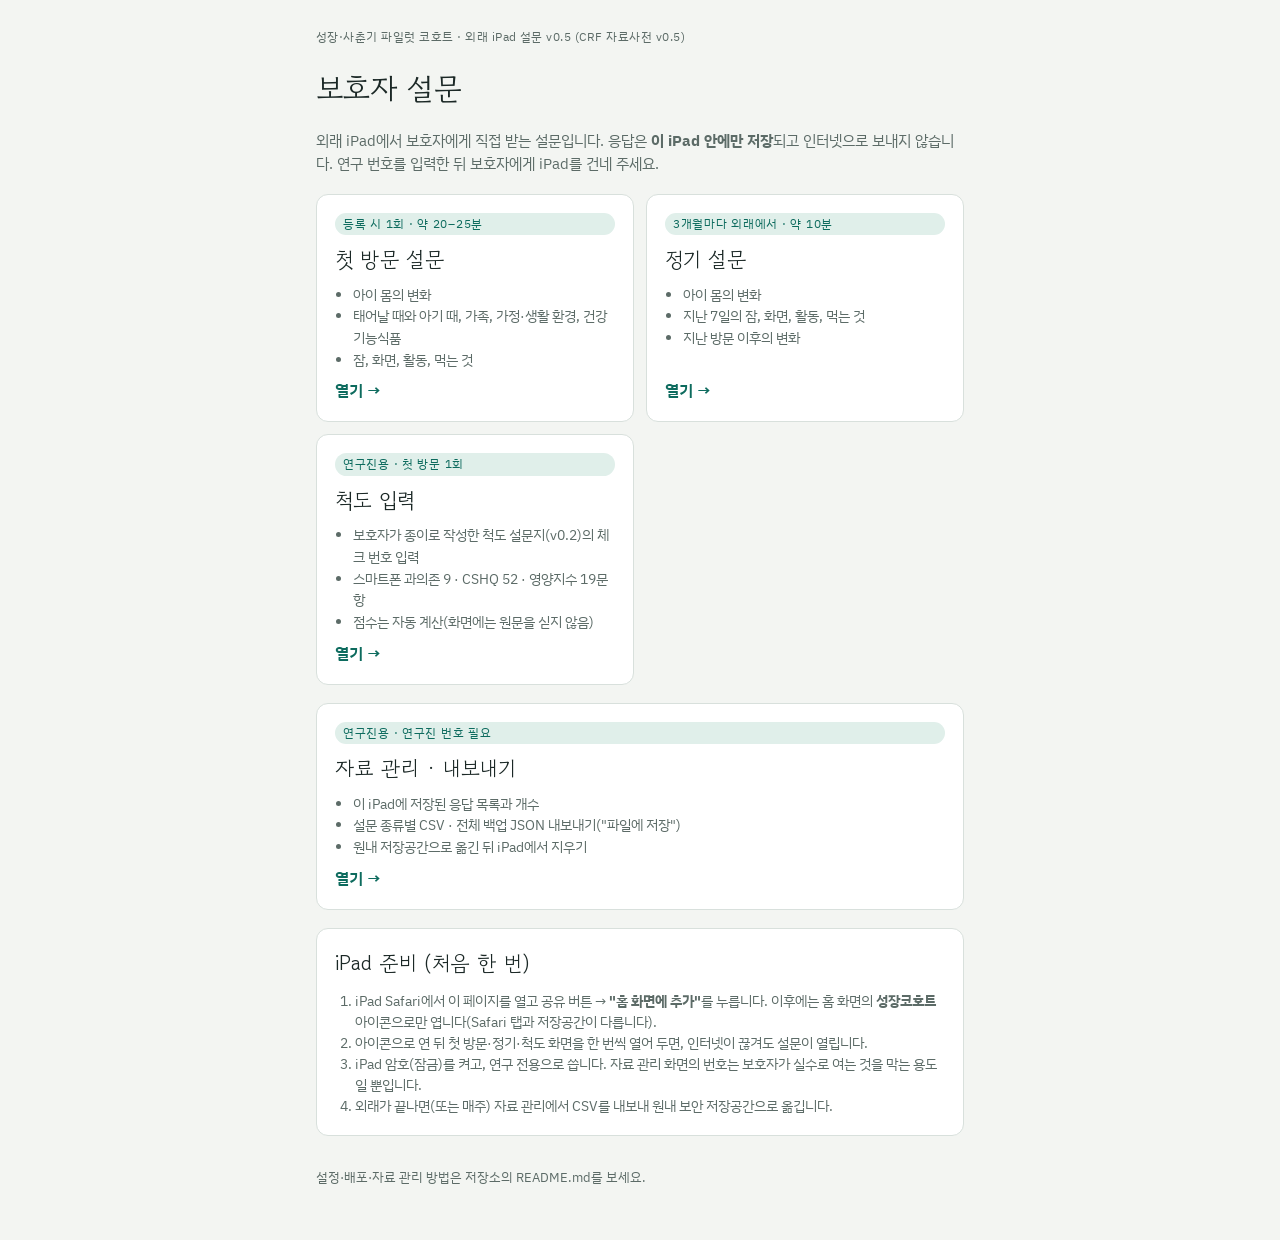
<file: index.html>
<!doctype html>
<html lang="ko">
<head>
<meta charset="utf-8">
<meta name="viewport" content="width=device-width, initial-scale=1, viewport-fit=cover">
<meta name="robots" content="noindex, nofollow">
<title>성장 코호트 보호자 설문</title>
<link rel="stylesheet" href="https://fonts.googleapis.com/css2?family=Gowun+Dodum&family=IBM+Plex+Mono&family=IBM+Plex+Sans+KR:wght@400;600&display=swap">
<link rel="manifest" href="manifest.webmanifest">
<meta name="apple-mobile-web-app-capable" content="yes">
<meta name="apple-mobile-web-app-title" content="성장코호트">
<link rel="apple-touch-icon" href="assets/icon-180.png">
<link rel="stylesheet" href="assets/css/style.css">
<style>
.wrap { max-width: 680px; margin: 0 auto; padding-block: 28px 40px; padding-left: max(16px, env(safe-area-inset-left, 0px)); padding-right: max(16px, env(safe-area-inset-right, 0px)); display: flex; flex-direction: column; gap: 18px; }
.wrap h1 { font-family: var(--f-display); font-weight: 400; font-size: 30px; margin: 0; text-wrap: balance; }
.wrap h2 { font-family: var(--f-display); font-weight: 400; font-size: 21px; margin: 0; }
.cards { display: grid; grid-template-columns: repeat(auto-fit, minmax(240px, 1fr)); gap: 12px; }
.card { display: flex; flex-direction: column; gap: 8px; text-decoration: none; color: var(--ink); background: var(--surface); border: 1px solid var(--line); border-radius: var(--r); padding: 18px; }
.card:hover { border-color: var(--accent); }
.card ul { margin: 0; padding-left: 18px; color: var(--muted); font-size: 14px; }
.card .go { margin-top: auto; color: var(--accent); font-weight: 600; }
.tool { background: var(--surface); border: 1px solid var(--line); border-radius: var(--r); padding: 18px; display: flex; flex-direction: column; gap: 12px; }
.grid2 { display: grid; grid-template-columns: repeat(auto-fit, minmax(140px, 1fr)); gap: 10px; }
.grid2 label { display: flex; flex-direction: column; gap: 4px; font-size: 13.5px; color: var(--muted); }
.out { font-family: var(--f-mono); font-size: 12.5px; word-break: break-all; background: var(--bg); border: 1px solid var(--line); border-radius: 10px; padding: 10px 12px; min-height: 2.6em; }
</style>
</head>
<body>
<div class="wrap">
  <p class="brand">성장·사춘기 파일럿 코호트 · 외래 iPad 설문 v0.5 (CRF 자료사전 v0.5)</p>
  <h1>보호자 설문</h1>
  <p class="lead">외래 iPad에서 보호자에게 직접 받는 설문입니다. 응답은 <b>이 iPad 안에만 저장</b>되고 인터넷으로 보내지 않습니다. 연구 번호를 입력한 뒤 보호자에게 iPad를 건네 주세요.</p>
  <div class="cards">
    <a class="card" href="baseline.html">
      <span class="eyebrow">등록 시 1회 · 약 20–25분</span>
      <h2>첫 방문 설문</h2>
      <ul><li>아이 몸의 변화</li><li>태어날 때와 아기 때, 가족, 가정·생활 환경, 건강기능식품</li><li>잠, 화면, 활동, 먹는 것</li></ul>
      <span class="go">열기 →</span>
    </a>
    <a class="card" href="followup.html">
      <span class="eyebrow">3개월마다 외래에서 · 약 10분</span>
      <h2>정기 설문</h2>
      <ul><li>아이 몸의 변화</li><li>지난 7일의 잠, 화면, 활동, 먹는 것</li><li>지난 방문 이후의 변화</li></ul>
      <span class="go">열기 →</span>
    </a>
    <a class="card" href="scales.html">
      <span class="eyebrow">연구진용 · 첫 방문 1회</span>
      <h2>척도 입력</h2>
      <ul><li>보호자가 종이로 작성한 척도 설문지(v0.2)의 체크 번호 입력</li><li>스마트폰 과의존 9 · CSHQ 52 · 영양지수 19문항</li><li>점수는 자동 계산(화면에는 원문을 싣지 않음)</li></ul>
      <span class="go">열기 →</span>
    </a>
  </div>

  <a class="card" href="data.html" style="max-width:none">
    <span class="eyebrow">연구진용 · 연구진 번호 필요</span>
    <h2>자료 관리 · 내보내기</h2>
    <ul><li>이 iPad에 저장된 응답 목록과 개수</li><li>설문 종류별 CSV · 전체 백업 JSON 내보내기("파일에 저장")</li><li>원내 저장공간으로 옮긴 뒤 iPad에서 지우기</li></ul>
    <span class="go">열기 →</span>
  </a>

  <section class="tool" aria-labelledby="lt">
    <h2 id="lt">iPad 준비 (처음 한 번)</h2>
    <ol class="help" style="margin:0;padding-left:20px">
      <li>iPad Safari에서 이 페이지를 열고 공유 버튼 → <b>"홈 화면에 추가"</b>를 누릅니다. 이후에는 홈 화면의 <b>성장코호트</b> 아이콘으로만 엽니다(Safari 탭과 저장공간이 다릅니다).</li>
      <li>아이콘으로 연 뒤 첫 방문·정기·척도 화면을 한 번씩 열어 두면, 인터넷이 끊겨도 설문이 열립니다.</li>
      <li>iPad 암호(잠금)를 켜고, 연구 전용으로 씁니다. 자료 관리 화면의 번호는 보호자가 실수로 여는 것을 막는 용도일 뿐입니다.</li>
      <li>외래가 끝나면(또는 매주) 자료 관리에서 CSV를 내보내 원내 보안 저장공간으로 옮깁니다.</li>
    </ol>
  </section>
  <p class="muted">설정·배포·자료 관리 방법은 저장소의 README.md를 보세요.</p>
</div>
<script>if ('serviceWorker' in navigator) navigator.serviceWorker.register('sw.js').catch(() => {});</script>
</body>
</html>
</file>
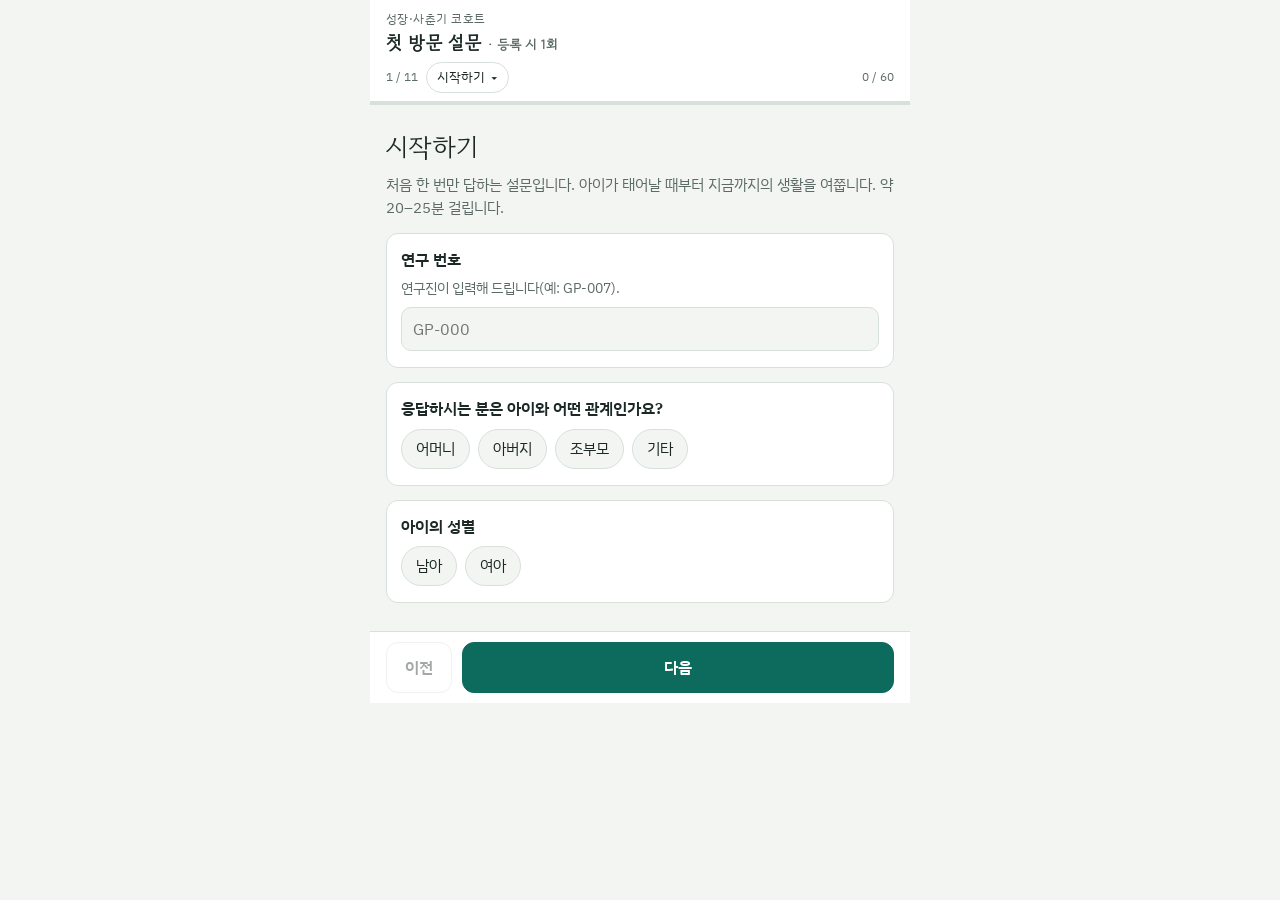
<file: baseline.html>
<!doctype html>
<html lang="ko">
<head>
<meta charset="utf-8">
<meta name="viewport" content="width=device-width, initial-scale=1, viewport-fit=cover">
<meta name="robots" content="noindex, nofollow">
<title>첫 방문 설문 · 성장·사춘기 코호트</title>
<link rel="preconnect" href="https://fonts.googleapis.com">
<link rel="stylesheet" href="https://fonts.googleapis.com/css2?family=Gowun+Dodum&family=IBM+Plex+Mono&family=IBM+Plex+Sans+KR:wght@400;600&display=swap">
<link rel="manifest" href="manifest.webmanifest">
<meta name="apple-mobile-web-app-capable" content="yes">
<meta name="apple-mobile-web-app-title" content="성장코호트">
<link rel="apple-touch-icon" href="assets/icon-180.png">
<link rel="stylesheet" href="assets/css/style.css">
</head>
<body data-form="baseline">
<div class="app">
  <div class="topbar">
    <div class="toprow">
      <div>
        <p class="brand">성장·사춘기 코호트 <span class="demo-tag">· 시제품</span></p>
        <h1 class="formname">첫 방문 설문 <span class="muted">· 등록 시 1회</span></h1>
      </div>
      <label class="switch"><input type="checkbox" id="rview"> 연구진 보기</label>
    </div>
    <div class="stepline">
      <span id="step"></span>
      <button type="button" id="tocbtn" aria-label="목차 열기"><span id="secname"></span><span aria-hidden="true">▾</span></button>
      <span id="count"></span>
    </div>
    <div class="track"><div id="bar"></div></div>
  </div>
  <p id="draftnote" class="draftnote" hidden>이 기기에 저장된 작성 중인 응답을 불러왔습니다. <button type="button" id="restart" class="link">처음부터 새로 작성</button></p>
  <div id="toc" hidden><div id="toclist"></div></div>
  <main id="main" aria-live="polite"></main>
  <nav class="navbar">
    <button type="button" class="btn" id="prev">이전</button>
    <button type="button" class="btn primary" id="next">다음</button>
  </nav>
</div>
<script src="assets/js/config.js"></script>
<script src="assets/js/questions.js"></script>
<script src="assets/js/scoring.js"></script>
<script src="assets/js/flatten.js"></script>
<script src="assets/js/localstore.js"></script>
<script src="assets/js/survey.js"></script>
<script>if ('serviceWorker' in navigator) navigator.serviceWorker.register('sw.js').catch(() => {});</script>
</body>
</html>
</file>
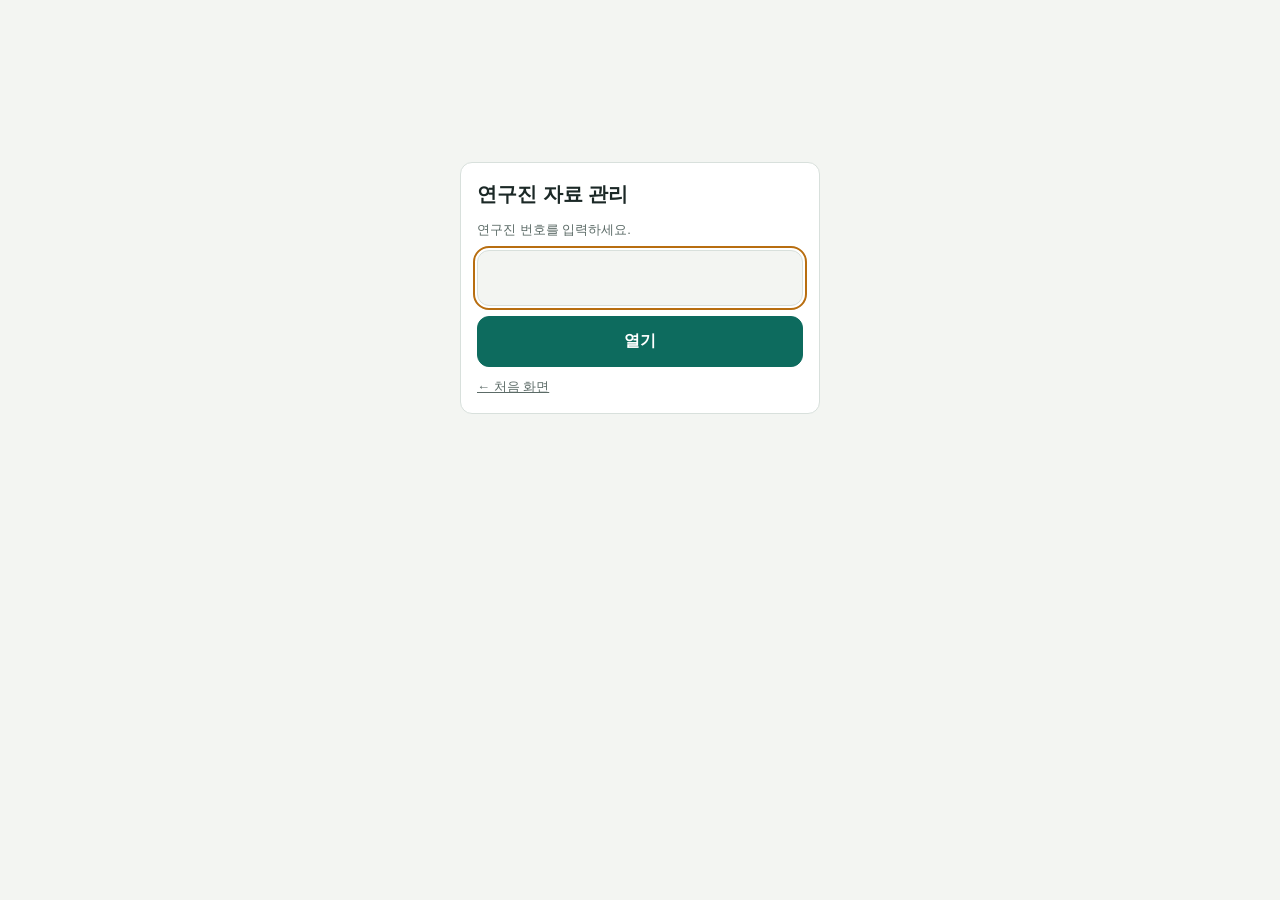
<file: data.html>
<!doctype html>
<html lang="ko">
<head>
<meta charset="utf-8">
<meta name="viewport" content="width=device-width, initial-scale=1, viewport-fit=cover">
<meta name="robots" content="noindex, nofollow">
<title>자료 관리(연구진) · 성장·사춘기 코호트</title>
<link rel="manifest" href="manifest.webmanifest">
<meta name="apple-mobile-web-app-capable" content="yes">
<meta name="apple-mobile-web-app-title" content="성장코호트">
<link rel="apple-touch-icon" href="assets/icon-180.png">
<link rel="stylesheet" href="assets/css/style.css">
<style>
.wrap { max-width: 980px; margin: 0 auto; padding: 24px 16px 64px; display: flex; flex-direction: column; gap: 16px; }
.panel { background: var(--surface); border: 1px solid var(--line); border-radius: var(--r, 14px); padding: 16px; display: flex; flex-direction: column; gap: 10px; }
.stats { display: grid; grid-template-columns: repeat(auto-fit, minmax(150px, 1fr)); gap: 10px; }
.stat { border: 1px solid var(--line); border-radius: 12px; padding: 12px; }
.stat b { display: block; font-size: 26px; }
.warn { background: var(--mark-soft); border: 1px solid var(--mark); border-radius: 12px; padding: 12px; font-size: 14.5px; }
.ok { background: var(--accent-soft); border-radius: 12px; padding: 12px; font-size: 14.5px; }
.tblwrap { overflow-x: auto; }
table.list { border-collapse: collapse; width: 100%; font-size: 13.5px; }
table.list th, table.list td { border-bottom: 1px solid var(--line); padding: 6px 8px; text-align: left; white-space: nowrap; }
table.list th { color: var(--muted); font-weight: 600; }
.dup { color: var(--mark); font-weight: 600; }
.row { display: flex; gap: 8px; align-items: center; }
.wrapflex { flex-wrap: wrap; }
.btn.danger { color: var(--danger); border-color: var(--danger); }
#gate { max-width: 360px; margin: 18vh auto 0; }
#gate input { font: inherit; font-size: 22px; letter-spacing: .3em; text-align: center; padding: 10px; border-radius: 12px; border: 1px solid var(--line); background: var(--bg); color: var(--ink); width: 100%; }
.muted { color: var(--muted); }
</style>
</head>
<body>
<div id="gate" class="panel" hidden>
  <h1 style="margin:0;font-size:20px">연구진 자료 관리</h1>
  <p class="muted" style="margin:0">연구진 번호를 입력하세요.</p>
  <input id="pin" type="password" inputmode="numeric" autocomplete="off" aria-label="연구진 번호">
  <p id="pinmsg" class="muted" hidden style="margin:0;color:var(--danger)">번호가 맞지 않습니다.</p>
  <button type="button" class="btn primary" id="pinok">열기</button>
  <a class="muted" href="index.html">← 처음 화면</a>
</div>

<div id="app" class="wrap" hidden>
  <div class="row" style="justify-content:space-between">
    <div>
      <p class="muted" style="margin:0">성장·사춘기 코호트 · 연구진용</p>
      <h1 style="margin:2px 0 0;font-size:24px">이 iPad에 저장된 응답</h1>
    </div>
    <a class="btn" href="index.html">처음 화면</a>
  </div>

  <div id="envmsg"></div>

  <div class="stats" id="stats"></div>

  <section class="panel">
    <h2 style="margin:0;font-size:18px">내보내기</h2>
    <p class="muted" style="margin:0">설문 종류별 CSV(엑셀에서 열림)와 전체 백업(JSON)을 만듭니다. iPad에서는 공유 화면이 열리면 <b>"파일에 저장"</b>을 눌러 원하는 위치에 저장한 뒤, 원내 보안 저장공간으로 옮겨 주세요.</p>
    <div class="row wrapflex">
      <button type="button" class="btn primary" data-csv="baseline">첫 방문 CSV</button>
      <button type="button" class="btn primary" data-csv="followup">정기 CSV</button>
      <button type="button" class="btn primary" data-csv="scales">척도 입력 CSV</button>
      <button type="button" class="btn" id="json">전체 백업 JSON</button>
    </div>
    <p id="expmsg" class="muted" style="margin:0" aria-live="polite"></p>
  </section>

  <section class="panel">
    <div class="row" style="justify-content:space-between">
      <h2 style="margin:0;font-size:18px">응답 목록</h2>
      <button type="button" class="btn danger" id="purge">내보낸 응답 지우기</button>
    </div>
    <div class="tblwrap"><table class="list" id="list"></table></div>
  </section>
  <p class="muted">이 화면의 자료는 이 iPad의 이 웹 앱 안에만 있습니다. 다른 기기나 Safari 탭과 공유되지 않습니다.</p>
</div>

<script src="assets/js/config.js"></script>
<script src="assets/js/questions.js"></script>
<script src="assets/js/scoring.js"></script>
<script src="assets/js/flatten.js"></script>
<script src="assets/js/localstore.js"></script>
<script>
(function () {
'use strict';
const CFG = window.SURVEY_CONFIG, L = window.SURVEY_LOCAL, F = window.SURVEY_FLATTEN, SECTIONS = window.SURVEY.SECTIONS;
const $ = s => document.querySelector(s);
const FORMS = { baseline: '첫 방문', followup: '정기', scales: '척도 입력' };
const META = ['receipt', 'saved_at', 'form', 'form_version', 'participant_id', 'visit_month', 'started_at', 'submitted_at', 'duplicate_of'];
let RECS = [];

/* ---------- 연구진 번호 ---------- */
function gate() {
  const passed = (() => { try { return sessionStorage.getItem('gs_staff') === '1'; } catch (e) { return false; } })();
  if (!CFG.STAFF_PIN || passed) { start(); return; }
  $('#gate').hidden = false; $('#pin').focus();
  const go = () => {
    if ($('#pin').value === String(CFG.STAFF_PIN)) { try { sessionStorage.setItem('gs_staff', '1'); } catch (e) {} $('#gate').hidden = true; start(); }
    else { $('#pinmsg').hidden = false; $('#pin').value = ''; }
  };
  $('#pinok').addEventListener('click', go);
  $('#pin').addEventListener('keydown', e => { if (e.key === 'Enter') go(); });
}

/* ---------- 화면 ---------- */
async function start() {
  $('#app').hidden = false;
  const standalone = window.navigator.standalone === true || matchMedia('(display-mode: standalone)').matches;
  const persisted = await L.persisted() || await L.persist();
  const env = $('#envmsg'); env.innerHTML = '';
  if (!standalone) env.append(Object.assign(document.createElement('div'), { className: 'warn', innerHTML: '<b>홈 화면 앱으로 열어 주세요.</b> 지금은 Safari 탭에서 열려 있습니다. Safari 탭의 저장 자료는 7일 넘게 이 사이트를 열지 않으면 지워질 수 있고, 홈 화면 앱과 저장공간이 서로 다릅니다. 공유 버튼 → "홈 화면에 추가"로 설치한 아이콘으로만 설문을 받으세요.' }));
  else env.append(Object.assign(document.createElement('div'), { className: 'ok', textContent: `홈 화면 앱으로 실행 중입니다.${persisted ? ' 저장공간 유지(persist) 허용됨.' : ''} 그래도 응답은 정기적으로 내보내 원내 저장공간에 보관하세요.` }));
  await reload();
}

async function reload() {
  RECS = await L.all();
  const st = $('#stats'); st.innerHTML = '';
  const card = (lab, n, sub) => { const d = document.createElement('div'); d.className = 'stat'; d.innerHTML = `<span class="muted">${lab}</span><b>${n}</b><span class="muted">${sub || ''}</span>`; st.append(d); };
  card('전체 응답', RECS.length, `내보내지 않음 ${RECS.filter(r => !r.exported_at).length}`);
  Object.entries(FORMS).forEach(([f, lab]) => { const a = RECS.filter(r => r.form === f); card(lab, a.length, `내보내지 않음 ${a.filter(r => !r.exported_at).length}`); });
  const t = $('#list'); t.innerHTML = '';
  const head = document.createElement('tr');
  ['접수번호', '연구 번호', '설문', '방문(개월)', '저장 시각', '중복', '내보냄'].forEach(x => { const th = document.createElement('th'); th.textContent = x; head.append(th); });
  t.append(head);
  RECS.slice().reverse().forEach(r => {
    const tr = document.createElement('tr');
    [r.receipt, r.participant_id, FORMS[r.form] || r.form, r.visit_month, fmt(r.saved_at), r.duplicate_of ? '중복(' + r.duplicate_of + ')' : '', r.exported_at ? fmt(r.exported_at) : '—']
      .forEach((x, i) => { const td = document.createElement('td'); td.textContent = x; if (i === 5 && x) td.className = 'dup'; tr.append(td); });
    t.append(tr);
  });
  if (!RECS.length) { const tr = document.createElement('tr'); tr.innerHTML = '<td colspan="7" class="muted">저장된 응답이 없습니다.</td>'; t.append(tr); }
}
const fmt = iso => { if (!iso) return ''; const d = new Date(iso); const p = n => String(n).padStart(2, '0'); return `${d.getFullYear()}-${p(d.getMonth() + 1)}-${p(d.getDate())} ${p(d.getHours())}:${p(d.getMinutes())}`; };

/* ---------- 내보내기 ---------- */
const esc = v => { const s = v === undefined || v === null ? '' : String(v); return /[",\n\r]/.test(s) ? '"' + s.replace(/"/g, '""') + '"' : s; };
function csvOf(form) {
  const cols = F.columnsFor(SECTIONS, form);
  const head = META.concat(cols, ['raw_json']);
  const rows = RECS.filter(r => r.form === form).map(r => {
    const row = r.row || {};
    return META.map(k => r[k]).concat(cols.map(c => row[c]), [JSON.stringify({ answers: r.answers, form_version: r.form_version })]);
  });
  return { text: '﻿' + [head].concat(rows).map(a => a.map(esc).join(',')).join('\r\n'), n: rows.length };
}
async function save(name, text, type, uids) {
  const blob = new Blob([text], { type });
  const file = new File([blob], name, { type });
  try {
    if (navigator.canShare && navigator.canShare({ files: [file] })) {
      await navigator.share({ files: [file], title: name });
    } else {
      const a = document.createElement('a'); a.href = URL.createObjectURL(blob); a.download = name;
      document.body.append(a); a.click(); a.remove(); setTimeout(() => URL.revokeObjectURL(a.href), 4000);
    }
  } catch (e) {
    if (e && e.name === 'AbortError') { $('#expmsg').textContent = '내보내기를 취소했습니다.'; return; }
    $('#expmsg').textContent = '내보내지 못했습니다: ' + (e && e.message || e); return;
  }
  if (uids.length) await L.markExported(uids, new Date().toISOString());
  $('#expmsg').textContent = `${name} (${uids.length}건)을 만들었습니다. 파일 앱에 저장되었는지 확인해 주세요.`;
  await reload();
}
document.querySelectorAll('[data-csv]').forEach(b => b.addEventListener('click', async () => {
  const f = b.dataset.csv, c = csvOf(f);
  if (!c.n) { $('#expmsg').textContent = `${FORMS[f]} 응답이 없습니다.`; return; }
  await save(`growth-survey_${f}_v${CFG.FORM_VERSION}_${L.stamp(new Date())}.csv`, c.text, 'text/csv', RECS.filter(r => r.form === f).map(r => r.uid));
}));
$('#json').addEventListener('click', async () => {
  if (!RECS.length) { $('#expmsg').textContent = '응답이 없습니다.'; return; }
  await save(`growth-survey_backup_${L.stamp(new Date())}.json`, JSON.stringify({ exported_at: new Date().toISOString(), form_version: CFG.FORM_VERSION, records: RECS }, null, 1), 'application/json', []);
});
$('#purge').addEventListener('click', async () => {
  const done = RECS.filter(r => r.exported_at);
  if (!done.length) { alert('지울 수 있는 응답(내보낸 응답)이 없습니다.'); return; }
  if (!confirm(`내보낸 응답 ${done.length}건을 이 iPad에서 지웁니다. 원내 저장공간에 CSV를 옮겨 둔 것을 확인하셨나요?`)) return;
  if (!confirm('지운 응답은 되살릴 수 없습니다. 지울까요?')) return;
  await L.remove(done.map(r => r.uid)); await reload();
});

if ('serviceWorker' in navigator) navigator.serviceWorker.register('sw.js').catch(() => {});
gate();
})();
</script>
</body>
</html>
</file>
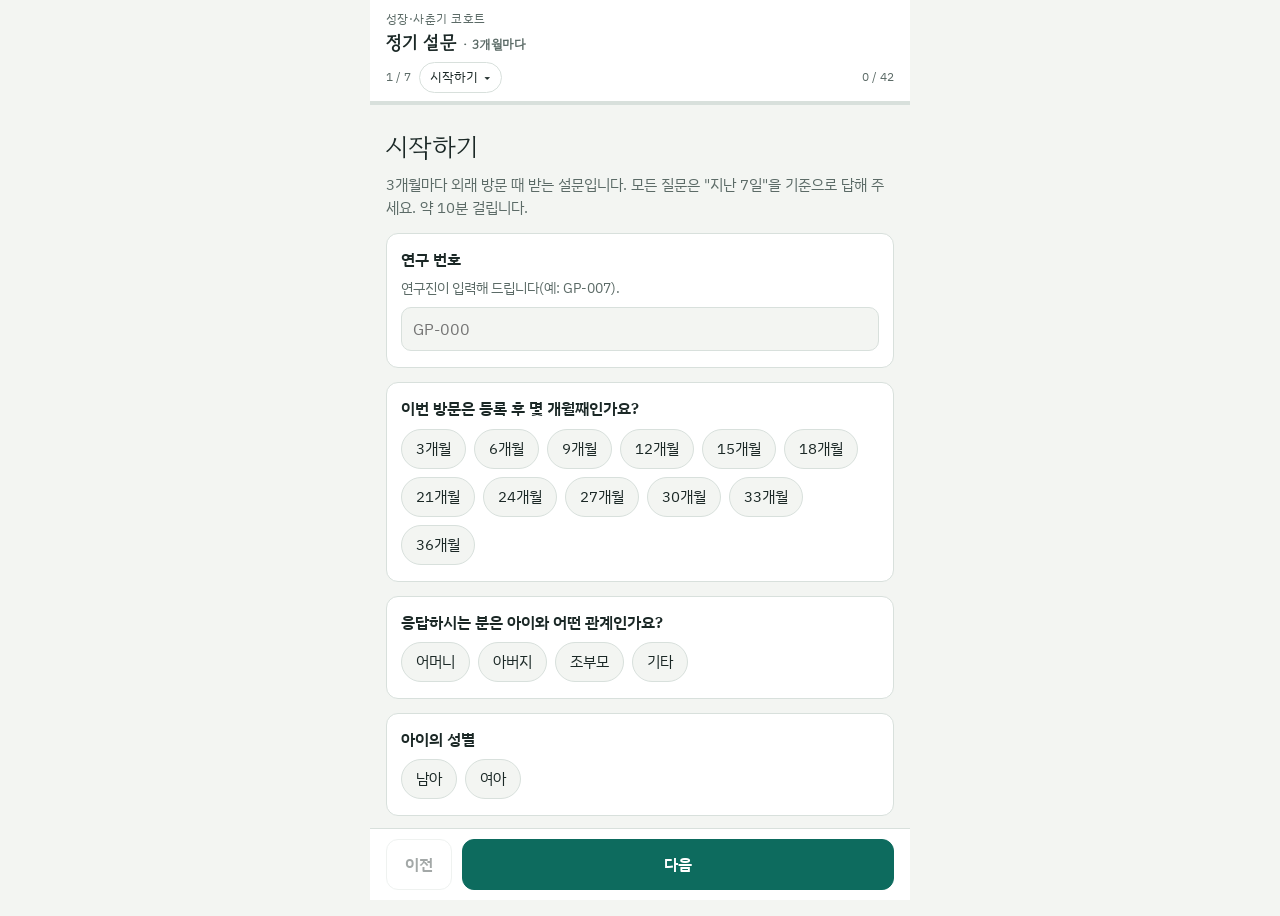
<file: followup.html>
<!doctype html>
<html lang="ko">
<head>
<meta charset="utf-8">
<meta name="viewport" content="width=device-width, initial-scale=1, viewport-fit=cover">
<meta name="robots" content="noindex, nofollow">
<title>정기 설문 · 성장·사춘기 코호트</title>
<link rel="preconnect" href="https://fonts.googleapis.com">
<link rel="stylesheet" href="https://fonts.googleapis.com/css2?family=Gowun+Dodum&family=IBM+Plex+Mono&family=IBM+Plex+Sans+KR:wght@400;600&display=swap">
<link rel="manifest" href="manifest.webmanifest">
<meta name="apple-mobile-web-app-capable" content="yes">
<meta name="apple-mobile-web-app-title" content="성장코호트">
<link rel="apple-touch-icon" href="assets/icon-180.png">
<link rel="stylesheet" href="assets/css/style.css">
</head>
<body data-form="followup">
<div class="app">
  <div class="topbar">
    <div class="toprow">
      <div>
        <p class="brand">성장·사춘기 코호트 <span class="demo-tag">· 시제품</span></p>
        <h1 class="formname">정기 설문 <span class="muted">· 3개월마다</span></h1>
      </div>
      <label class="switch"><input type="checkbox" id="rview"> 연구진 보기</label>
    </div>
    <div class="stepline">
      <span id="step"></span>
      <button type="button" id="tocbtn" aria-label="목차 열기"><span id="secname"></span><span aria-hidden="true">▾</span></button>
      <span id="count"></span>
    </div>
    <div class="track"><div id="bar"></div></div>
  </div>
  <p id="draftnote" class="draftnote" hidden>이 기기에 저장된 작성 중인 응답을 불러왔습니다. <button type="button" id="restart" class="link">처음부터 새로 작성</button></p>
  <div id="toc" hidden><div id="toclist"></div></div>
  <main id="main" aria-live="polite"></main>
  <nav class="navbar">
    <button type="button" class="btn" id="prev">이전</button>
    <button type="button" class="btn primary" id="next">다음</button>
  </nav>
</div>
<script src="assets/js/config.js"></script>
<script src="assets/js/questions.js"></script>
<script src="assets/js/scoring.js"></script>
<script src="assets/js/flatten.js"></script>
<script src="assets/js/localstore.js"></script>
<script src="assets/js/survey.js"></script>
<script>if ('serviceWorker' in navigator) navigator.serviceWorker.register('sw.js').catch(() => {});</script>
</body>
</html>
</file>
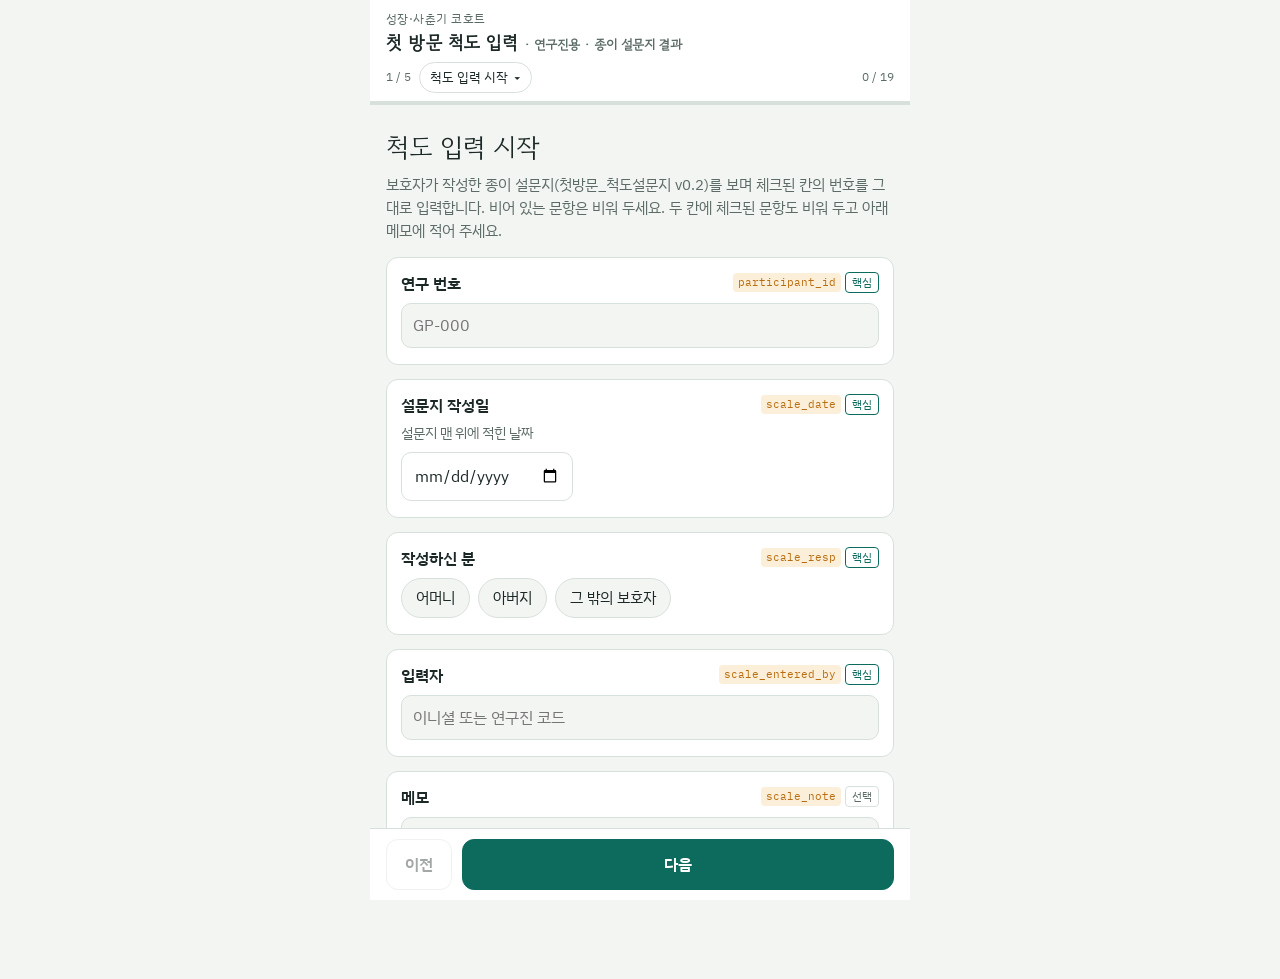
<file: scales.html>
<!doctype html>
<html lang="ko">
<head>
<meta charset="utf-8">
<meta name="viewport" content="width=device-width, initial-scale=1, viewport-fit=cover">
<meta name="robots" content="noindex, nofollow">
<title>첫 방문 척도 입력(연구진) · 성장·사춘기 코호트</title>
<link rel="preconnect" href="https://fonts.googleapis.com">
<link rel="stylesheet" href="https://fonts.googleapis.com/css2?family=Gowun+Dodum&family=IBM+Plex+Mono&family=IBM+Plex+Sans+KR:wght@400;600&display=swap">
<link rel="manifest" href="manifest.webmanifest">
<meta name="apple-mobile-web-app-capable" content="yes">
<meta name="apple-mobile-web-app-title" content="성장코호트">
<link rel="apple-touch-icon" href="assets/icon-180.png">
<link rel="stylesheet" href="assets/css/style.css">
</head>
<body data-form="scales" class="researcher staff">
<div class="app">
  <div class="topbar">
    <div class="toprow">
      <div>
        <p class="brand">성장·사춘기 코호트 <span class="demo-tag">· 시제품</span></p>
        <h1 class="formname">첫 방문 척도 입력 <span class="muted">· 연구진용 · 종이 설문지 결과</span></h1>
      </div>
    </div>
    <div class="stepline">
      <span id="step"></span>
      <button type="button" id="tocbtn" aria-label="목차 열기"><span id="secname"></span><span aria-hidden="true">▾</span></button>
      <span id="count"></span>
    </div>
    <div class="track"><div id="bar"></div></div>
  </div>
  <p id="draftnote" class="draftnote" hidden>이 기기에 저장된 작성 중인 응답을 불러왔습니다. <button type="button" id="restart" class="link">처음부터 새로 작성</button></p>
  <div id="toc" hidden><div id="toclist"></div></div>
  <main id="main" aria-live="polite"></main>
  <nav class="navbar">
    <button type="button" class="btn" id="prev">이전</button>
    <button type="button" class="btn primary" id="next">다음</button>
  </nav>
</div>
<script src="assets/js/config.js"></script>
<script src="assets/js/questions.js"></script>
<script src="assets/js/scoring.js"></script>
<script src="assets/js/flatten.js"></script>
<script src="assets/js/localstore.js"></script>
<script src="assets/js/survey.js"></script>
<script>if ('serviceWorker' in navigator) navigator.serviceWorker.register('sw.js').catch(() => {});</script>
</body>
</html>
</file>
<file: assets/css/style.css>
/* 레이아웃: 휴대폰 폭 단일 열, 위쪽 고정 진행 표시줄 + 아래쪽 고정 이동 버튼 */
[hidden] { display: none !important; }
:root {
  --bg: #F3F5F2; --surface: #FFFFFF; --ink: #1B2826; --muted: #5C6B67; --line: #D8E0DC;
  --accent: #0D6B5E; --accent-ink: #FFFFFF; --accent-soft: #E0EFEA; --mark: #B86E10; --mark-soft: #FBEFD9;
  --danger: #B3261E;
  --f-display: "Gowun Dodum", "Apple SD Gothic Neo", "Malgun Gothic", sans-serif;
  --f-body: "IBM Plex Sans KR", "Apple SD Gothic Neo", "Malgun Gothic", sans-serif;
  --f-mono: "IBM Plex Mono", ui-monospace, Menlo, monospace;
  --r: 12px;
}
@media (prefers-color-scheme: dark) { :root:not([data-theme="light"]) {
  --bg: #111816; --surface: #19211F; --ink: #E3ECE9; --muted: #98AAA5; --line: #2B3633;
  --accent: #5CC6AE; --accent-ink: #0B1F1A; --accent-soft: #1D3530; --mark: #F0B75C; --mark-soft: #3A2E18; --danger: #F2958E; color-scheme: dark; } }
:root[data-theme="dark"] {
  --bg: #111816; --surface: #19211F; --ink: #E3ECE9; --muted: #98AAA5; --line: #2B3633;
  --accent: #5CC6AE; --accent-ink: #0B1F1A; --accent-soft: #1D3530; --mark: #F0B75C; --mark-soft: #3A2E18; --danger: #F2958E; color-scheme: dark; }

* { box-sizing: border-box; }
body { background: var(--bg); color: var(--ink); font-family: var(--f-body); font-size: 16px; line-height: 1.55; }
.app { max-width: 540px; margin: 0 auto; min-height: 100%; display: flex; flex-direction: column; }
.topbar { position: sticky; top: env(safe-area-inset-top, 0px); z-index: 5; background: var(--surface); border-bottom: 1px solid var(--line);
  padding-block: 10px 0; padding-left: max(16px, env(safe-area-inset-left, 0px)); padding-right: max(16px, env(safe-area-inset-right, 0px)); }
.toprow { display: flex; align-items: center; justify-content: space-between; gap: 10px; }
.brand { font-size: 12px; letter-spacing: .04em; color: var(--muted); margin: 0; }
.formname { font-family: var(--f-display); font-size: 18px; margin: 0; }
.stepline { display: flex; align-items: center; gap: 8px; margin-top: 6px; padding-bottom: 8px; }
#tocbtn { background: none; border: 1px solid var(--line); border-radius: 999px; padding: 4px 10px; font: inherit; font-size: 13px; color: var(--ink); cursor: pointer; display: inline-flex; gap: 6px; align-items: center; min-width: 0; }
#tocbtn #secname { white-space: nowrap; overflow: hidden; text-overflow: ellipsis; max-width: 46vw; }
#step, #count { font-size: 12px; color: var(--muted); font-variant-numeric: tabular-nums; }
#count { margin-left: auto; }
.track { height: 3px; background: var(--line); margin-left: calc(-1 * max(16px, env(safe-area-inset-left, 0px))); margin-right: calc(-1 * max(16px, env(safe-area-inset-right, 0px))); }
#bar { height: 100%; width: 0; background: var(--accent); transition: width .25s ease; }
.switch { display: inline-flex; align-items: center; gap: 6px; font-size: 12px; color: var(--muted); cursor: pointer; }
.switch input { accent-color: var(--mark); width: 16px; height: 16px; }

#toc { position: sticky; top: calc(env(safe-area-inset-top, 0px) + 92px); z-index: 4; background: var(--surface); border-bottom: 1px solid var(--line);
  padding-block: 6px 10px; padding-left: max(16px, env(safe-area-inset-left, 0px)); padding-right: max(16px, env(safe-area-inset-right, 0px)); }
.tocitem { display: flex; justify-content: space-between; width: 100%; background: none; border: 0; border-radius: 8px; padding: 8px 10px; font: inherit; font-size: 14px; color: var(--ink); cursor: pointer; text-align: left; }
.tocitem.on, .tocitem:hover { background: var(--accent-soft); }

main { flex: 1; padding-block: 20px 28px; padding-left: max(16px, env(safe-area-inset-left, 0px)); padding-right: max(16px, env(safe-area-inset-right, 0px)); display: flex; flex-direction: column; gap: 14px; }
.sechead h2 { font-family: var(--f-display); font-size: 26px; font-weight: 400; margin: 2px 0 6px; text-wrap: balance; }
.eyebrow { display: inline-block; margin: 0; font-size: 12px; letter-spacing: .06em; color: var(--accent); background: var(--accent-soft); padding: 2px 8px; border-radius: 999px; }
.lead { margin: 0; color: var(--muted); font-size: 15px; }

.q { background: var(--surface); border: 1px solid var(--line); border-radius: var(--r); padding: 14px 14px 16px; display: flex; flex-direction: column; gap: 8px; min-width: 0; }
.q.done { border-color: color-mix(in srgb, var(--accent) 45%, var(--line)); }
.qhead { display: flex; gap: 8px; align-items: flex-start; justify-content: space-between; }
.qtext { margin: 0; font-weight: 600; font-size: 16px; line-height: 1.45; }
.help { margin: -2px 0 0; font-size: 13.5px; color: var(--muted); }
.meta { display: none; flex-shrink: 0; gap: 4px; align-items: center; }
body.researcher .meta { display: inline-flex; }
.meta code { font-family: var(--f-mono); font-size: 11px; color: var(--mark); background: var(--mark-soft); padding: 1px 5px; border-radius: 4px; }
.pri { font-size: 11px; padding: 1px 6px; border-radius: 4px; border: 1px solid var(--line); color: var(--muted); }
.pri-핵심 { border-color: var(--accent); color: var(--accent); }
.meta-line { display: none; margin: 0; font-size: 12px; color: var(--mark); }
body.researcher .meta-line { display: block; }

.chips { display: flex; flex-wrap: wrap; gap: 8px; }
.chips.compact .chip { min-width: 48px; justify-content: center; }
.chip { display: inline-flex; align-items: center; min-height: 40px; padding: 8px 14px; border-radius: 999px; border: 1px solid var(--line); background: var(--bg); color: var(--ink); font: inherit; font-size: 15px; cursor: pointer; text-align: left; line-height: 1.3; }
.chip:hover { border-color: var(--accent); }
.chip[aria-pressed="true"] { background: var(--accent); border-color: var(--accent); color: var(--accent-ink); }
.chip.none { border-style: dashed; }
.chip.none[aria-pressed="true"] { background: var(--ink); border-color: var(--ink); color: var(--surface); border-style: solid; }
button:focus-visible, input:focus-visible, select:focus-visible, .upload:focus-within, summary:focus-visible { outline: 2px solid var(--mark); outline-offset: 2px; }

input[type="number"], input[type="text"], input[type="time"], select { font: inherit; font-size: 16px; color: var(--ink); background: var(--bg); border: 1px solid var(--line); border-radius: 10px; padding: 9px 11px; min-height: 42px; min-width: 0; }
input[type="text"] { width: 100%; }
input[type="time"] { width: 100%; }
input:disabled { opacity: .45; }
.row { display: flex; gap: 8px; align-items: center; }
.row.wrap { flex-wrap: wrap; }
.row.between { justify-content: space-between; }
.num { display: inline-flex; align-items: center; gap: 6px; }
.num input { width: 7.5em; }
.num.small input { width: 5.5em; }
.unit, .lab { font-size: 13.5px; color: var(--muted); }
.pair { display: grid; grid-template-columns: 1fr 1fr; gap: 10px; }
.pair .cell { display: flex; flex-direction: column; gap: 4px; min-width: 0; }
.pair .num input { width: 100%; }
.pair .num { width: 100%; }
.stack { display: flex; flex-direction: column; gap: 12px; }
.subq { display: flex; flex-direction: column; gap: 6px; }
.subq.scale { padding-top: 10px; border-top: 1px dashed var(--line); }
.subq.scale:first-child { border-top: 0; padding-top: 0; }

.visually-hidden { position: absolute; width: 1px; height: 1px; overflow: hidden; clip: rect(0 0 0 0); white-space: nowrap; }
.upload { display: inline-flex; align-items: center; gap: 10px; align-self: flex-start; padding: 10px 16px; border-radius: 10px; border: 1.5px dashed var(--accent); color: var(--accent); background: var(--accent-soft); cursor: pointer; font-weight: 600; font-size: 15px; }
.upicon { width: 18px; height: 18px; border: 2px solid currentColor; border-radius: 4px; position: relative; }
.upicon::after { content: ""; position: absolute; left: 50%; top: 2px; width: 2px; height: 9px; background: currentColor; transform: translateX(-50%); }
.preview img { max-height: 220px; border-radius: 8px; border: 1px solid var(--line); }
.fname { margin: 4px 0 0; font-size: 12.5px; color: var(--muted); word-break: break-all; }
.guide { font-size: 13.5px; color: var(--muted); }
.guide summary { cursor: pointer; color: var(--accent); font-weight: 600; }
.guide p { margin: 6px 0 0; }
.muted { color: var(--muted); font-size: 13px; }

.gtable { display: grid; grid-template-columns: minmax(0, 1.3fr) 1fr 1fr; gap: 6px 8px; align-items: center; }
.gtable input { width: 100%; }
.gh { font-size: 12.5px; color: var(--muted); }
.glab { font-size: 13.5px; }

.detail { display: flex; flex-direction: column; gap: 6px; padding: 10px 12px; border-radius: 10px; background: var(--bg); border: 1px solid var(--line); }
.dname { margin: 0; font-weight: 600; font-size: 14.5px; }
.sport { display: flex; flex-direction: column; gap: 8px; padding: 12px; border-radius: 10px; background: var(--bg); border: 1px solid var(--line); }
.sport select { flex: 1 1 8em; }
.sporthead { display: flex; justify-content: space-between; align-items: center; }
.link { background: none; border: 0; font: inherit; font-size: 13.5px; cursor: pointer; color: var(--accent); padding: 4px; }
.link.danger { color: var(--danger); }
.addbtn { font: inherit; font-size: 15px; padding: 9px 14px; border-radius: 999px; border: 1px solid var(--accent); background: var(--surface); color: var(--accent); cursor: pointer; font-weight: 600; }

.calcbox { background: var(--accent-soft); border-radius: 10px; padding: 12px 14px; display: flex; flex-direction: column; gap: 6px; }
.calcbox > .lab { margin: 0; color: var(--accent); font-weight: 600; }
.big { font-family: var(--f-display); font-size: 22px; font-weight: 400; font-variant-numeric: tabular-nums; }

.navbar { position: sticky; bottom: 0; z-index: 5; display: flex; gap: 10px; background: var(--surface); border-top: 1px solid var(--line);
  padding-block: 10px calc(10px + env(safe-area-inset-bottom, 0px)); padding-left: max(16px, env(safe-area-inset-left, 0px)); padding-right: max(16px, env(safe-area-inset-right, 0px)); }
.btn { font: inherit; font-size: 16px; font-weight: 600; border-radius: 12px; padding: 12px 18px; cursor: pointer; border: 1px solid var(--line); background: var(--surface); color: var(--ink); }
.btn.primary { flex: 1; background: var(--accent); border-color: var(--accent); color: var(--accent-ink); }
.btn:disabled { opacity: .4; cursor: default; }
.btn.ghost { font-size: 13px; padding: 6px 12px; }

.sumsec { display: flex; flex-direction: column; gap: 8px; min-width: 0; }
.sumsec h3 { margin: 6px 0 0; font-family: var(--f-display); font-weight: 400; font-size: 19px; }
.sumtable { background: var(--surface); border: 1px solid var(--line); border-radius: var(--r); overflow: hidden; }
.sumrow { display: grid; grid-template-columns: 1fr; gap: 2px; padding: 9px 12px; border-top: 1px solid var(--line); }
.sumrow:first-child { border-top: 0; }
.sumrow code { font-family: var(--f-mono); font-size: 11.5px; color: var(--mark); }
.sumrow .sq { font-size: 13px; color: var(--muted); }
.sumrow .sv { font-size: 14.5px; word-break: break-word; }
.sumrow.empty .sv { color: var(--muted); }
.json { margin: 0; max-height: 280px; overflow: auto; font-family: var(--f-mono); font-size: 12px; background: var(--surface); border: 1px solid var(--line); border-radius: var(--r); padding: 12px; white-space: pre; }
@media (prefers-reduced-motion: reduce) { #bar { transition: none; } }

/* v0.2 추가 */
html, body { margin: 0; }
:root { padding-top: env(safe-area-inset-top, 0px); padding-bottom: env(safe-area-inset-bottom, 0px); }
img { max-width: 100%; }
.switch { display: none; }
body.demo .switch { display: inline-flex; }
.demo-tag { display: none; }
body.demo .demo-tag { display: inline; color: var(--mark); }
.rs-only { display: none; }
body.researcher .rs-only { display: block; color: var(--mark); }
.q.need { border-color: var(--danger); box-shadow: 0 0 0 1px var(--danger); }
select { width: 100%; }
.pair select { width: 100%; }
.row select { flex: 1 1 6em; width: auto; }
.draftnote { margin: 0; display: flex; gap: 8px; align-items: center; justify-content: space-between; flex-wrap: wrap; background: var(--mark-soft); color: var(--ink); font-size: 13.5px;
  padding-block: 8px; padding-left: max(16px, env(safe-area-inset-left, 0px)); padding-right: max(16px, env(safe-area-inset-right, 0px)); }
.misslist { display: flex; flex-direction: column; gap: 6px; }
.missitem { display: flex; flex-direction: column; align-items: flex-start; gap: 2px; text-align: left; font: inherit; font-size: 14.5px; color: var(--ink); background: var(--bg); border: 1px solid var(--line); border-radius: 10px; padding: 10px 12px; cursor: pointer; }
.missitem:hover { border-color: var(--accent); }
main > .row.wrap .btn { flex: 1 1 10em; }
.q[data-id="_sleep_calc"] { background: none; border: 0; padding: 0; }
.errline { margin: 0; color: var(--danger); font-size: 14px; font-weight: 600; }

/* 척도 원응답 입력(scales.html) */
.subq.scale.grid { display: flex; flex-direction: row; align-items: center; justify-content: space-between; gap: 8px 12px; flex-wrap: wrap; padding-top: 8px; }
.subq.scale.grid .lab { flex: 1 1 150px; color: var(--ink); font-size: 14.5px; }
.subq.scale.grid .chips { flex: 0 0 auto; }
body.staff .meta-line { display: block; }
input[type="date"] { font: inherit; padding: 10px 12px; border: 1px solid var(--line); border-radius: 10px; background: var(--surface); color: var(--ink); }
</file>
